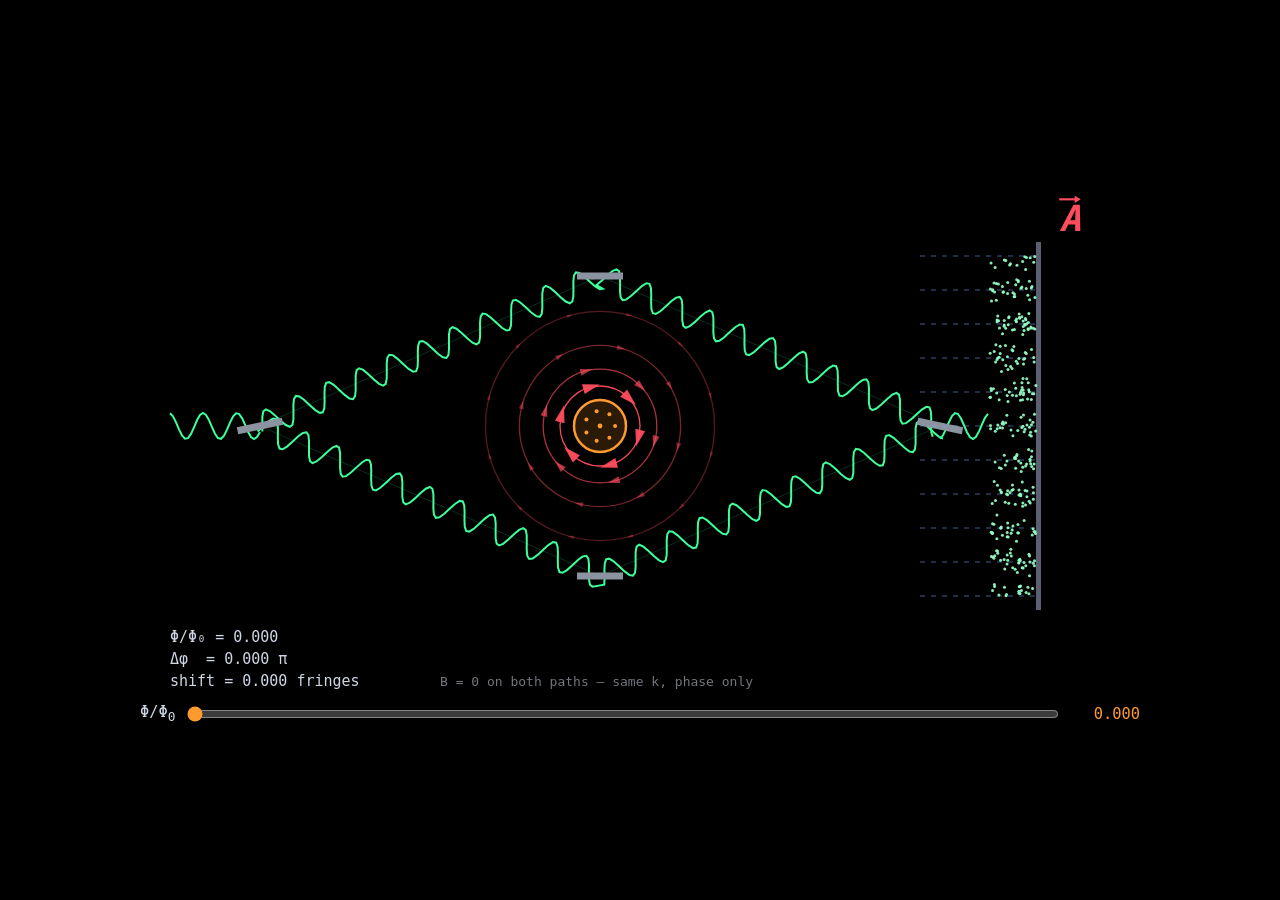
<file: talk/quarto/test.html>
<!doctype html>
<html lang="en">
<head>
<meta charset="utf-8">
<meta name="viewport" content="width=device-width,initial-scale=1">
<title>Aharonov–Bohm — test</title>
<style>
  html,body { margin:0; padding:0; background:#000; color:#cfd6e4; }
  body { display:flex; align-items:center; justify-content:center; min-height:100vh; }
  #wrap { width:min(1000px, 94vw); font-size:28px; }
</style>
</head>
<body>
<div id="wrap">
<!-- BEGIN FRAGMENT (paste this block into the Quarto slide) -->
<div id="ab-root" style="width:100%;max-width:1000px;margin:0 auto;font-family:ui-monospace,Menlo,Consolas,monospace;">
  <canvas id="ab-canvas" style="display:block;width:100%;background:#000;border-radius:6px;"></canvas>
  <div id="ab-ctl" style="display:flex;align-items:center;gap:0.6em;margin-top:0.5em;color:#cfd6e4;font-size:0.55em;">
    <span style="white-space:nowrap;">&Phi;/&Phi;<sub>0</sub></span>
    <input id="ab-phi" type="range" min="0" max="3" step="0.005" value="0"
           style="flex:1 1 auto;accent-color:#ff9a2e;cursor:pointer;">
    <span id="ab-phi-val" style="min-width:4.5em;text-align:right;color:#ff9a2e;">0.000</span>
  </div>
</div>
<script>
(function () {
  'use strict';

  /* =====================================================================
     PHYSICS CONTRACT — do not "fix" these by eye. Visual tuning happens in
     CFG only; the four statements below are the content of the animation.

     (1) SAME WAVENUMBER IN BOTH ARMS.  B = 0 and E = 0 everywhere the
         electrons actually travel, so no force acts, momentum is unchanged
         and the de Broglie wavelength is IDENTICAL in the two arms.  Both
         arms are drawn with the one constant CFG.lambda / K below.  The
         upper arm must never look "tighter" than the lower one: that would
         depict an energy exchange that does not happen, and it is the most
         common way to get this figure wrong.  The only difference between
         the arms is a PHASE.

     (2) deltaPhi = 2*pi * Phi/Phi_0.  For display it is split symmetrically
         (symmetric gauge): the upper arm accumulates +deltaPhi/2 and the
         lower -deltaPhi/2, ramped linearly with arc length along the path.
         Only the value at recombination is gauge invariant / observable;
         the ramp is a gauge-dependent bookkeeping device, not a change of
         momentum -- which is exactly why K is still shared (see (1)).

     (3) VECTOR POTENTIAL.  Outside the solenoid A is purely azimuthal with
         |A| proportional to 1/r, and curl A = B = 0 there.  Arrowhead size
         and field-line opacity therefore scale as 1/r: that decay IS the
         visual claim that A is nonzero where B vanishes.

     (4) SCREEN INTENSITY.  I(y) = cos^2( pi*(y - yc)/S + deltaPhi/2 ).
         Maxima sit at y = yc + S*(m - Phi/Phi_0), so raising Phi by one
         flux quantum translates the pattern by exactly one fringe spacing.
         RIGID TRANSLATION: the envelope never changes shape or amplitude.
     ===================================================================== */

  var CFG = {
    // ---- virtual design space; every coordinate below lives in these units
    VW: 1000,            // design width  (canvas is scaled to fit its box)
    VH: 520,             // design height

    // ---- interferometer geometry -------------------------------------
    xSplit: 120,         // x of the beam splitter
    xMirror: 460,        // x of both mirrors (and of the solenoid)
    xRecomb: 800,        // x of the recombination splitter
    yAxis: 250,          // optical axis (y of splitter / recombiner)
    armSep: 150,         // vertical offset of each mirror from the axis
    xSource: 30,         // where the input beam starts
    opticLen: 46,        // length of the grey 45 deg optic rectangles
    opticThick: 7,       // thickness of the same

    // ---- the waves ----------------------------------------------------
    lambda: 34,          // DISPLAY wavelength, in design units. ONE value:
                         // both arms use it. See physics note (1).
    amp: 13,             // transverse amplitude of the drawn sine
    ds: 3,               // arc-length sampling step when stroking a wave
    waveSpeed: 0.5,      // wavelengths per second the crests travel (visual
                         // only; unrelated to the electron's real velocity).
                         // SAMPLING GUARD: the phase advance per frame is
                         // omega*16.7 ms and must stay well below pi, so keep
                         // waveSpeed under roughly 15 wavelengths/second.
                         // Above that the wave aliases -- it looks frantic and
                         // its apparent direction of travel is meaningless --
                         // no matter how reasonable the number looks here.
    waveDir: +1,         // +1: crests travel splitter -> screen. -1 reverses.

    // ---- solenoid ------------------------------------------------------
    solR: 26,            // solenoid radius
    solDots: 7,          // flux-out-of-plane dots inside it

    // ---- vector potential field lines ---------------------------------
    aR0: 40,             // radius of the innermost A circle
    aGrow: 1.42,         // ratio between successive A circle radii
    aRmax: 150,          // largest A circle
    aRefR: 40,           // reference radius for the 1/r scaling
    aArrow: 11,          // arrowhead length at r = aRefR (scales as 1/r)
    aOpacity: 0.95,      // opacity at r = aRefR (scales as 1/r)
    aLabelX: 930,        // "A" label, top-right corner (= VW - 70)
    aLabelY: 55,         // baseline of the glyph; the arrow sits above it
    aLabelSize: 36,      // glyph size in px; the arrow scales with it

    // ---- detection screen ---------------------------------------------
    xScreen: 850,        // left edge of the accumulation band
    screenW: 46,         // width of the band the dots scatter across
    screenHalf: 170,     // half-height of the illuminated region
    fringeS: 34,         // fringe spacing S in eq. (4)
    maxDots: 2600,       // ring buffer size; oldest dots are recycled
    dotsPerFrame: 5,     // accumulation rate
    dotR: 1.5,           // dot radius
    cdfBins: 512,        // resolution of the precomputed inverse CDF

    // ---- colours -------------------------------------------------------
    cBeam: '#3dff9b',    // electron wave
    cGuide: 'rgba(60,255,155,0.18)', // faint path guide under the wave
    cOptic: '#8c93a0',   // splitters and mirrors
    cSol: '#ff9a2e',     // solenoid rim
    cSolFill: '#2a1a06', // solenoid interior
    cA: '#ff4d5e',       // vector potential
    cDot: 'rgba(150,255,200,0.92)', // screen dots
    cRef: 'rgba(120,170,255,0.55)', // dashed Phi = 0 reference maxima
    cText: '#cfd6e4',
    cPlate: '#5a6070'    // the screen plate itself
  };

  try {
    var root = document.getElementById('ab-root');
    var cv = document.getElementById('ab-canvas');
    var slider = document.getElementById('ab-phi');
    var readout = document.getElementById('ab-phi-val');
    if (!cv || !cv.getContext) return;              // fail silently
    var ctx = cv.getContext('2d');
    if (!ctx) return;

    var TAU = Math.PI * 2;
    var K = TAU / CFG.lambda;        // the ONE wavenumber -- physics note (1)
    // ONE angular frequency, in rad per millisecond, shared by the input beam,
    // both arms and the output beam.  Drawing time is ELAPSED ms (see loop()),
    // never the raw rAF timestamp.
    var OMEGA = TAU * CFG.waveSpeed / 1000;
    var phiRatio = 0;                // Phi / Phi_0
    var dPhi = 0;                    // deltaPhi = 2*pi*Phi/Phi_0
    var cssW = 0, dpr = 1, scale = 1;

    /* ---------- arm paths: splitter -> mirror -> recombiner ----------- */
    function makeArm(sign) {          // sign = -1 upper (smaller y), +1 lower
      var pts = [
        { x: CFG.xSplit,  y: CFG.yAxis },
        { x: CFG.xMirror, y: CFG.yAxis + sign * CFG.armSep },
        { x: CFG.xRecomb, y: CFG.yAxis }
      ];
      var cum = [0], total = 0, i;
      for (i = 1; i < pts.length; i++) {
        total += Math.hypot(pts[i].x - pts[i - 1].x, pts[i].y - pts[i - 1].y);
        cum.push(total);
      }
      return { pts: pts, cum: cum, len: total, sign: sign };
    }
    var armUp = makeArm(-1), armDn = makeArm(1);

    function atArc(arm, s) {          // point + unit normal at arc length s
      var i = 1;
      while (i < arm.cum.length - 1 && s > arm.cum[i]) i++;
      var a = arm.pts[i - 1], b = arm.pts[i];
      var segL = arm.cum[i] - arm.cum[i - 1];
      var t = segL > 0 ? (s - arm.cum[i - 1]) / segL : 0;
      var dx = (b.x - a.x) / segL, dy = (b.y - a.y) / segL;
      return { x: a.x + (b.x - a.x) * t, y: a.y + (b.y - a.y) * t, nx: -dy, ny: dx };
    }

    /* ---------- inverse CDF of I(y), recomputed only when Phi moves ---- */
    var cdf = new Float64Array(CFG.cdfBins + 1);
    var y0 = CFG.yAxis - CFG.screenHalf, y1 = CFG.yAxis + CFG.screenHalf;

    function intensity(y) {           // physics note (4)
      var c = Math.cos(Math.PI * (y - CFG.yAxis) / CFG.fringeS + dPhi / 2);
      return c * c;
    }
    function buildCDF() {
      var acc = 0, i, y;
      cdf[0] = 0;
      for (i = 1; i <= CFG.cdfBins; i++) {
        y = y0 + (y1 - y0) * (i - 0.5) / CFG.cdfBins;
        acc += intensity(y);
        cdf[i] = acc;
      }
      for (i = 1; i <= CFG.cdfBins; i++) cdf[i] /= acc;
    }
    function sampleY() {              // inverse-CDF sampling, binary search
      var u = Math.random(), lo = 0, hi = CFG.cdfBins, mid;
      while (lo < hi) { mid = (lo + hi) >> 1; if (cdf[mid] < u) lo = mid + 1; else hi = mid; }
      return y0 + (y1 - y0) * (lo - Math.random()) / CFG.cdfBins;
    }

    /* ---------- dot ring buffer --------------------------------------- */
    var dx_ = new Float32Array(CFG.maxDots), dy_ = new Float32Array(CFG.maxDots);
    var dotN = 0, dotHead = 0;
    function addDot() {
      dx_[dotHead] = CFG.xScreen + Math.random() * CFG.screenW;
      dy_[dotHead] = sampleY();
      dotHead = (dotHead + 1) % CFG.maxDots;
      if (dotN < CFG.maxDots) dotN++;
    }
    function resetDots() { dotN = 0; dotHead = 0; }

    /* ---------- optic orientation, derived from the geometry -----------
       A reflecting surface must bisect the incoming and outgoing rays:
       reflection about a surface at angle th maps direction al -> 2*th - al,
       so th = (al_in + al_out)/2.  The arms leave the axis at the arm tilt,
       NOT at 45 degrees, so nothing here may be hardcoded -- change armSep or
       any of the x positions and the optics stay aligned.  (Canvas y grows
       downward; the two rhombus-vertex mirrors come out horizontal.)         */
    var tiltIn = Math.atan2(CFG.armSep, CFG.xMirror - CFG.xSplit);   // splitter side
    var tiltOut = Math.atan2(CFG.armSep, CFG.xRecomb - CFG.xMirror); // recombiner side
    var thSplit = (0 + -tiltIn) / 2;      // in 0, out -tiltIn  (upper arm)
    var thMirror = 0;                     // in -tilt, out +tilt -> horizontal
    var thRecomb = (tiltOut + 0) / 2;     // in +tiltOut, out 0

    /* ================= drawing ======================================== */
    function optic(x, y, th) {        // grey bar, surface at angle th
      ctx.save();
      ctx.translate(x, y);
      ctx.rotate(th);
      ctx.fillStyle = CFG.cOptic;
      ctx.fillRect(-CFG.opticLen / 2, -CFG.opticThick / 2, CFG.opticLen, CFG.opticThick);
      ctx.restore();
    }

    function drawArm(arm, t) {
      var s, p, ph, off;
      ctx.strokeStyle = CFG.cGuide;
      ctx.lineWidth = 1;
      ctx.beginPath();
      ctx.moveTo(arm.pts[0].x, arm.pts[0].y);
      for (var i = 1; i < arm.pts.length; i++) ctx.lineTo(arm.pts[i].x, arm.pts[i].y);
      ctx.stroke();

      ctx.strokeStyle = CFG.cBeam;
      ctx.lineWidth = 2;
      ctx.beginPath();
      for (s = 0; s <= arm.len; s += CFG.ds) {
        p = atArc(arm, s);
        // gauge phase ramps linearly with arc length to +/- dPhi/2 -- note (2)
        ph = arm.sign < 0 ? +dPhi / 2 * (s / arm.len) : -dPhi / 2 * (s / arm.len);
        // SAME K and SAME OMEGA for both arms -- note (1)
        off = CFG.amp * Math.sin(K * s - CFG.waveDir * OMEGA * t + ph);
        if (s === 0) ctx.moveTo(p.x + p.nx * off, p.y + p.ny * off);
        else ctx.lineTo(p.x + p.nx * off, p.y + p.ny * off);
      }
      ctx.stroke();
    }

    function drawInputAndOutput(t) {
      var s, off, x;
      var lin = CFG.xSplit - CFG.xSource;   // input run-up length
      // Input beam: same K, same OMEGA, same waveDir.  Its arc length is
      // measured so that it reaches phase 0 exactly at the splitter, which is
      // where the arms start from 0 -- otherwise there is a kink at s = 0.
      ctx.strokeStyle = CFG.cBeam; ctx.lineWidth = 2;
      ctx.beginPath();
      for (s = 0; s <= lin; s += CFG.ds) {
        off = CFG.amp * Math.sin(K * (s - lin) - CFG.waveDir * OMEGA * t);
        x = CFG.xSource + s;
        if (s === 0) ctx.moveTo(x, CFG.yAxis + off); else ctx.lineTo(x, CFG.yAxis + off);
      }
      ctx.stroke();

      // Recombined axial ray: amplitude ~ |cos(deltaPhi/2)|, the on-axis value
      // of eq. (4).  Same K, OMEGA and waveDir -- interference, not a frequency
      // shift.  Its arc length continues from armUp.len, and the two arms'
      // gauge ramps are +/-dPhi/2 there, so the mean phase is continuous.
      var a = CFG.amp * Math.abs(Math.cos(dPhi / 2));
      ctx.beginPath();
      for (s = 0; s <= CFG.xScreen - CFG.xRecomb; s += CFG.ds) {
        off = a * Math.sin(K * (armUp.len + s) - CFG.waveDir * OMEGA * t);
        x = CFG.xRecomb + s;
        if (s === 0) ctx.moveTo(x, CFG.yAxis + off); else ctx.lineTo(x, CFG.yAxis + off);
      }
      ctx.stroke();
    }

    function drawSolenoid() {
      var cx = CFG.xMirror, cy = CFG.yAxis, i, ang, r;
      ctx.fillStyle = CFG.cSolFill;
      ctx.beginPath(); ctx.arc(cx, cy, CFG.solR, 0, TAU); ctx.fill();
      ctx.strokeStyle = CFG.cSol; ctx.lineWidth = 2.5; ctx.stroke();
      ctx.fillStyle = CFG.cSol;                       // flux out of the plane
      ctx.beginPath(); ctx.arc(cx, cy, 2.4, 0, TAU); ctx.fill();
      for (i = 0; i < CFG.solDots; i++) {
        ang = TAU * i / CFG.solDots;
        r = CFG.solR * 0.58;
        ctx.beginPath();
        ctx.arc(cx + r * Math.cos(ang), cy + r * Math.sin(ang), 2.0, 0, TAU);
        ctx.fill();
      }
    }

    function drawA() {
      var cx = CFG.xMirror, cy = CFG.yAxis, r, n, i, ang, op, len;
      for (r = CFG.aR0; r <= CFG.aRmax; r *= CFG.aGrow) {
        op = Math.min(1, CFG.aOpacity * CFG.aRefR / r);   // |A| ~ 1/r, note (3)
        len = CFG.aArrow * CFG.aRefR / r;
        ctx.strokeStyle = 'rgba(255,77,94,' + op.toFixed(3) + ')';
        ctx.lineWidth = 1.3;
        ctx.beginPath(); ctx.arc(cx, cy, r, 0, TAU); ctx.stroke();

        n = Math.max(6, Math.round(TAU * r / 62));
        ctx.fillStyle = 'rgba(255,77,94,' + op.toFixed(3) + ')';
        for (i = 0; i < n; i++) {
          ang = TAU * i / n + 0.25;
          var px = cx + r * Math.cos(ang), py = cy + r * Math.sin(ang);
          var tx = -Math.sin(ang), ty = Math.cos(ang);      // azimuthal
          ctx.save();
          ctx.translate(px, py);
          ctx.rotate(Math.atan2(ty, tx));
          ctx.beginPath();
          ctx.moveTo(len, 0); ctx.lineTo(-len * 0.55, len * 0.45);
          ctx.lineTo(-len * 0.55, -len * 0.45); ctx.closePath(); ctx.fill();
          ctx.restore();
        }
      }
    }

    // Vector-potential label: italic A with an arrow over it.  Full opacity --
    // the circles are attenuated by 1/r, the label is not.  Drawn from frame()
    // after everything else so it can never end up under a beam.
    function drawALabel() {
      var x = CFG.aLabelX, y = CFG.aLabelY, sz = CFG.aLabelSize;
      ctx.fillStyle = CFG.cA;
      ctx.strokeStyle = CFG.cA;
      ctx.font = 'italic bold ' + sz + 'px ui-monospace,monospace';
      ctx.textAlign = 'center'; ctx.textBaseline = 'alphabetic';
      ctx.fillText('A', x, y);

      var w = ctx.measureText('A').width;        // arrow spans the glyph
      var ay = y - sz * 0.88, x0 = x - w / 2, x1 = x + w / 2;
      var h = sz * 0.17;                         // arrowhead size
      ctx.lineWidth = Math.max(1.5, sz * 0.06);
      ctx.beginPath(); ctx.moveTo(x0, ay); ctx.lineTo(x1 - h * 0.6, ay); ctx.stroke();
      ctx.beginPath();
      ctx.moveTo(x1, ay);
      ctx.lineTo(x1 - h, ay - h * 0.6);
      ctx.lineTo(x1 - h, ay + h * 0.6);
      ctx.closePath(); ctx.fill();
    }

    function drawScreen() {
      var i, m, y;
      ctx.fillStyle = CFG.cPlate;
      ctx.fillRect(CFG.xScreen + CFG.screenW, CFG.yAxis - CFG.screenHalf - 14, 5,
                   2 * CFG.screenHalf + 28);
      // dashed reference lines: maxima of the Phi = 0 pattern
      ctx.strokeStyle = CFG.cRef; ctx.lineWidth = 1;
      ctx.setLineDash([5, 6]);
      for (m = -Math.floor(CFG.screenHalf / CFG.fringeS); m <= Math.floor(CFG.screenHalf / CFG.fringeS); m++) {
        y = CFG.yAxis + m * CFG.fringeS;
        ctx.beginPath();
        ctx.moveTo(CFG.xRecomb - 20, y); ctx.lineTo(CFG.xScreen + CFG.screenW, y);
        ctx.stroke();
      }
      ctx.setLineDash([]);
      ctx.fillStyle = CFG.cDot;
      for (i = 0; i < dotN; i++) {
        ctx.beginPath(); ctx.arc(dx_[i], dy_[i], CFG.dotR, 0, TAU); ctx.fill();
      }
    }

    function drawText() {
      ctx.fillStyle = CFG.cText;
      ctx.font = '15px ui-monospace,monospace';
      ctx.textAlign = 'left'; ctx.textBaseline = 'alphabetic';
      ctx.fillText('Φ/Φ₀ = ' + phiRatio.toFixed(3), 30, CFG.VH - 54);
      ctx.fillText('Δφ  = ' + (dPhi / Math.PI).toFixed(3) + ' π', 30, CFG.VH - 32);
      ctx.fillText('shift = ' + phiRatio.toFixed(3) + ' fringe' + (Math.abs(phiRatio - 1) < 5e-4 ? '' : 's'),
                   30, CFG.VH - 10);
      ctx.fillStyle = 'rgba(207,214,228,0.55)';
      ctx.font = '13px ui-monospace,monospace';
      ctx.fillText('B = 0 on both paths — same k, phase only', 300, CFG.VH - 10);
    }

    function frame(t) {
      ctx.setTransform(scale, 0, 0, scale, 0, 0);
      ctx.clearRect(0, 0, CFG.VW, CFG.VH);
      ctx.fillStyle = '#000';
      ctx.fillRect(0, 0, CFG.VW, CFG.VH);

      drawA();
      drawSolenoid();
      drawArm(armUp, t);
      drawArm(armDn, t);
      drawInputAndOutput(t);
      optic(CFG.xSplit, CFG.yAxis, thSplit);
      optic(CFG.xMirror, CFG.yAxis - CFG.armSep, thMirror);
      optic(CFG.xMirror, CFG.yAxis + CFG.armSep, thMirror);
      optic(CFG.xRecomb, CFG.yAxis, thRecomb);
      drawScreen();
      drawALabel();                   // last: the label can never be occluded
      drawText();
    }

    /* ---------- sizing (reveal.js scales slides with a CSS transform, so
       the backing store must follow clientWidth, not hardcoded pixels) --- */
    function resize() {
      var w = cv.clientWidth || root.clientWidth || CFG.VW;
      var d = window.devicePixelRatio || 1;
      if (w === cssW && d === dpr) return;
      cssW = w; dpr = d;
      cv.style.height = (w * CFG.VH / CFG.VW) + 'px';
      cv.width = Math.max(1, Math.round(w * d));
      cv.height = Math.max(1, Math.round(w * CFG.VH / CFG.VW * d));
      scale = cv.width / CFG.VW;
    }
    window.addEventListener('resize', resize);

    /* ---------- animation loop, paused when off screen ----------------- */
    var running = false, rafId = 0, t0 = -1;
    function loop(ts) {
      if (!running) return;
      if (t0 < 0) t0 = ts;                       // elapsed ms, not the raw
      resize();                                  // rAF timestamp (epoch-sized)
      for (var i = 0; i < CFG.dotsPerFrame; i++) addDot();
      frame(ts - t0);
      rafId = requestAnimationFrame(loop);
    }
    function start() { if (!running) { running = true; rafId = requestAnimationFrame(loop); } }
    function stop() { running = false; if (rafId) cancelAnimationFrame(rafId); rafId = 0; }

    if (window.IntersectionObserver) {
      new IntersectionObserver(function (es) {
        if (es[0].isIntersecting) start(); else stop();
      }, { threshold: 0.01 }).observe(cv);
    } else { start(); }

    /* ---------- slider ------------------------------------------------- */
    function setPhi(v) {
      phiRatio = v;
      dPhi = TAU * v;
      buildCDF();
      resetDots();                 // resample immediately, do not age out
      readout.textContent = v.toFixed(3);
    }
    slider.addEventListener('input', function () { setPhi(parseFloat(slider.value)); });
    // reveal.js: keep arrow keys advancing slides, never the slider
    ['keydown', 'keyup', 'keypress'].forEach(function (ev) {
      slider.addEventListener(ev, function (e) { e.stopPropagation(); });
    });
    slider.addEventListener('mouseup', function () { slider.blur(); });
    slider.addEventListener('touchend', function () { slider.blur(); });
    slider.addEventListener('change', function () { slider.blur(); });

    resize();
    setPhi(0);
    start();
  } catch (e) { /* fail silently: never throw into the slide deck */ }
})();
</script>
<!-- END FRAGMENT -->
</div>
</body>
</html>
</file>
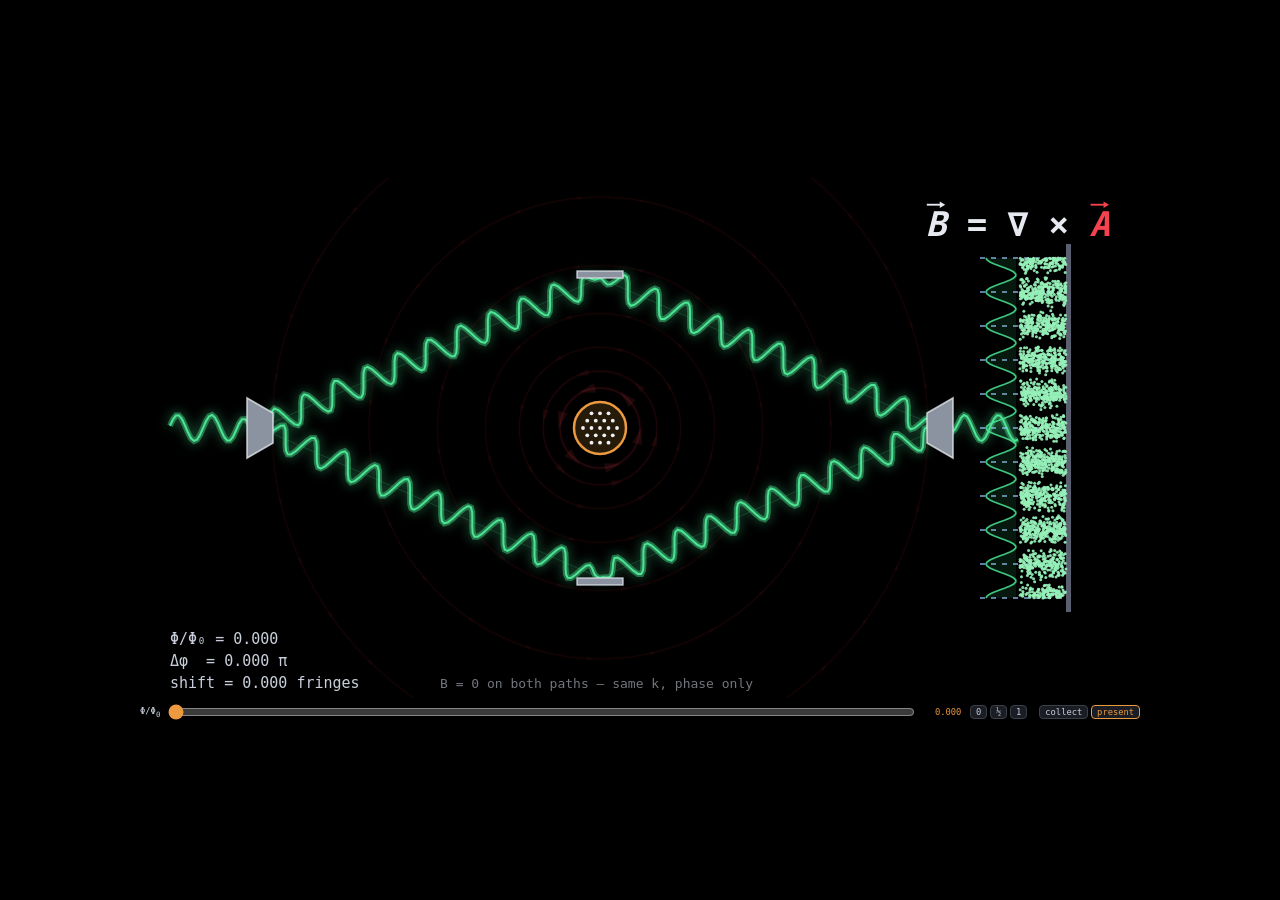
<file: talk/stress-test/assets/ab-animation.html>
<!doctype html>
<html lang="it">
<head>
<meta charset="utf-8">
<meta name="viewport" content="width=device-width,initial-scale=1">
<title>Animazione Canvas 2D</title>
<style>
  html, body { width:100%; height:100%; margin:0; overflow:hidden; background:#000; color:#c9cfda; }
  body { display:flex; align-items:center; justify-content:center; }
</style>
</head>
<body>
<div id="ab-root" style="width:100%;max-width:1000px;margin:0 auto;font-family:ui-monospace,Menlo,Consolas,monospace;">
  <canvas id="ab-canvas" style="display:block;width:100%;background:#000;border-radius:6px;"></canvas>
  <div id="ab-ctl" style="display:flex;align-items:center;gap:0.6em;margin-top:0.5em;color:#cfd6e4;font-size:0.55em;">
    <span style="white-space:nowrap;">&Phi;/&Phi;<sub>0</sub></span>
    <input id="ab-phi" type="range" min="0" max="1" step="0.005" value="0"
           style="flex:1 1 auto;accent-color:#ec9a40;cursor:pointer;">
    <span id="ab-phi-val" style="min-width:4.5em;text-align:right;color:#ec9a40;">0.000</span>
    <span style="display:inline-flex;gap:0.35em;margin-left:0.4em;">
      <button id="ab-p0"  style="font:inherit;color:#c9cfda;background:#1a1d24;border:1px solid #3a3f4a;border-radius:4px;padding:0.1em 0.55em;cursor:pointer;">0</button>
      <button id="ab-p05" style="font:inherit;color:#c9cfda;background:#1a1d24;border:1px solid #3a3f4a;border-radius:4px;padding:0.1em 0.55em;cursor:pointer;">&frac12;</button>
      <button id="ab-p1"  style="font:inherit;color:#c9cfda;background:#1a1d24;border:1px solid #3a3f4a;border-radius:4px;padding:0.1em 0.55em;cursor:pointer;">1</button>
    </span>
    <span style="display:inline-flex;gap:0.35em;margin-left:0.8em;">
      <button id="ab-mode-collect" style="font:inherit;color:#c9cfda;background:#1a1d24;border:1px solid #3a3f4a;border-radius:4px;padding:0.1em 0.55em;cursor:pointer;">collect</button>
      <button id="ab-mode-present" style="font:inherit;color:#c9cfda;background:#1a1d24;border:1px solid #3a3f4a;border-radius:4px;padding:0.1em 0.55em;cursor:pointer;">present</button>
    </span>
  </div>
</div>
<script>
(function () {
  'use strict';

  /* =====================================================================
     PHYSICS CONTRACT — do not "fix" these by eye. Visual tuning happens in
     CFG only; the four statements below are the content of the animation.

     (1) SAME WAVENUMBER IN BOTH ARMS.  B = 0 and E = 0 everywhere the
         electrons actually travel, so no force acts, momentum is unchanged
         and the de Broglie wavelength is IDENTICAL in the two arms.  Both
         arms are drawn with the one constant CFG.lambda / K below.  The
         upper arm must never look "tighter" than the lower one: that would
         depict an energy exchange that does not happen, and it is the most
         common way to get this figure wrong.  The only difference between
         the arms is a PHASE.

     (2) deltaPhi = 2*pi * Phi/Phi_0.  For display it is split symmetrically
         (symmetric gauge): the upper arm accumulates +deltaPhi/2 and the
         lower -deltaPhi/2, ramped linearly with arc length along the path.
         Only the value at recombination is gauge invariant / observable;
         the ramp is a gauge-dependent bookkeeping device, not a change of
         momentum -- which is exactly why K is still shared (see (1)).

     (3) VECTOR POTENTIAL.  Outside the solenoid A is purely azimuthal with
         |A| proportional to 1/r, and curl A = B = 0 there.  Arrowhead size
         and field-line opacity decay as 1/r DOWN TO legibility floors
         (aArrowMin, aOpMin): the decaying trend is the visual claim that
         |A| falls off, the floors keep the outer circles readable.  The
         circles MUST extend past the electron paths (aRmax well above the
         beam-line distance): A being nonzero AT the paths, where B is zero,
         is the entire content of the effect.

     (4) SCREEN INTENSITY.  I(y) = cos^2( pi*(y - yc)/S + deltaPhi/2 ).
         Maxima sit at y = yc + S*(m - Phi/Phi_0), so raising Phi by one
         flux quantum translates the pattern by exactly one fringe spacing.
         RIGID TRANSLATION: the envelope never changes shape or amplitude.
     ===================================================================== */

  var CFG = {
    // ---- virtual design space; every coordinate below lives in these units
    VW: 1000,            // design width  (canvas is scaled to fit its box)
    VH: 520,             // design height

    // ---- interferometer geometry -------------------------------------
    xSplit: 120,         // x of the beam splitter
    xMirror: 460,        // x of both mirrors (and of the solenoid)
    xRecomb: 800,        // x of the recombination splitter
    yAxis: 250,          // optical axis (y of splitter / recombiner)
    armSep: 150,         // vertical offset of each mirror from the axis
    xSource: 30,         // where the input beam starts
    opticLen: 46,        // length of the grey 45 deg optic rectangles
    opticThick: 7,       // thickness of the same

    // ---- the waves ----------------------------------------------------
    lambda: 34,          // DISPLAY wavelength, in design units. ONE value:
                         // both arms use it. See physics note (1).
    amp: 13,             // transverse amplitude of the drawn sine
    ds: 3,               // arc-length sampling step when stroking a wave
    waveSpeed: 0.5,      // wavelengths per second the crests travel (visual
                         // only; unrelated to the electron's real velocity).
                         // SAMPLING GUARD: the phase advance per frame is
                         // omega*16.7 ms and must stay well below pi, so keep
                         // waveSpeed under roughly 15 wavelengths/second.
                         // Above that the wave aliases -- it looks frantic and
                         // its apparent direction of travel is meaningless --
                         // no matter how reasonable the number looks here.
    waveDir: +1,         // +1: crests travel splitter -> screen. -1 reverses.
    pinchLen: 24,        // arc length over which the drawn amplitude fades to
                         // zero on either side of an optic. 0 disables the
                         // pinch entirely. Keep it well under lambda*1.5 or the
                         // beams look like they are being throttled.

    // ---- solenoid ------------------------------------------------------
    solR: 26,            // solenoid radius
    solDotPitch: 8.5,    // lattice pitch of the flux dots inside it
    solDotR: 1.9,        // radius of each flux dot

    // ---- vector potential field lines ---------------------------------
    aR0: 40,             // radius of the innermost A circle
    aGrow: 1.42,         // ratio between successive A circle radii
    aRmax: 340,          // largest A circle.  MUST comfortably exceed the
                         // closest beam-line distance from the solenoid
                         // (~137 for this geometry: armSep and the x's put
                         // the arm segments there), because A reaching the
                         // electron paths IS the Aharonov-Bohm point: the
                         // phase is picked up where A lives and B does not.
                         // 340 also spans the full recombiner distance, as
                         // in the reference frame; outer circles clip off
                         // the top/bottom of the canvas, which is fine.
    aRefR: 40,           // reference radius for the 1/r scaling
    aArrow: 11,          // arrowhead length at r = aRefR (scales as 1/r)
    aArrowMin: 4.5,      // legibility floor on arrowhead length.  The 1/r
                         // claim of physics note (3) is carried by OPACITY,
                         // which keeps decaying; below ~4 units an arrowhead
                         // no longer reads as a direction at all, which is
                         // worse than a slightly-too-big one.
    aOpacity: 0.95,      // opacity at r = aRefR (scales as 1/r)
    aOpMin: 0.45,        // legibility floor on circle/arrow opacity, BEFORE
                         // the slider factor.  Same trade as aArrowMin: the
                         // 1/r trend must stay readable as a trend, but an
                         // invisible outer circle claims "A is zero at the
                         // beams", which is precisely the wrong message.
    aSpin: 0.55,         // arrowhead drift, revolutions/s AT Phi/Phi_0 = 1 and
                         // r = aRefR.  Angular speed scales as phiRatio/r, so
                         // the whole field is frozen at Phi = 0 and inner
                         // circles visibly outrun outer ones -- both are the
                         // point: A "does something" only when flux is on,
                         // and |A| ~ 1/r.  Purely didactic motion, of course:
                         // a static A does not literally circulate.
    aFloor: 0.12,        // opacity multiplier at Phi = 0.  Nonzero so the
                         // geometry of the circles stays readable before the
                         // flux is turned up; the rest scales with phiRatio.

    // ---- look of the beams / optics -----------------------------------
    glowBlur: 12,        // shadowBlur of the halo pass under each beam
    glowAlpha: 0.42,     // opacity of that halo pass
    aGlowBlur: 6,        // shadowBlur of the halo under each A circle.
    aGlowAlpha: 0.3,     // ...and its opacity.  Deliberately LIGHTER than the
                         // beam glow: the circles are background, the beams
                         // are the subject.  Circles only -- the arrowheads
                         // are many small fills and glowing each one costs
                         // frame time for no visible gain.
    prismDepth: 26,      // beam-splitter trapezoid: extent along the axis
    prismHalfW: 30,      // ...half-height of its wide (entry) face
    prismTaper: 0.5,     // narrow face = prismTaper * wide face

    aLabelX: 970,        // RIGHT edge of the "B = nabla x A" formula
    aLabelY: 58,         // baseline of the glyphs; vec arrows sit above
    aLabelSize: 34,      // glyph size in px; the arrows scale with it

    // ---- detection screen ---------------------------------------------
    xScreen: 880,        // left edge of the accumulation band
    screenW: 46,         // width of the band the dots scatter across
    screenHalf: 170,     // half-height of the illuminated region
    fringeS: 34,         // fringe spacing S in eq. (4)
    refLead: 40,         // how far LEFT of the band the dashed reference
                         // maxima start.  Short ticks anchored to the screen:
                         // they are a ruler for the pattern, not part of the
                         // interferometer, so they must not reach back to the
                         // recombiner.
    maxDots: 2600,       // ring buffer size; oldest dots are recycled
    dotsPerFrame: 5,     // accumulation rate
    dotR: 1.5,           // dot radius
    profW: 30,           // horizontal extent of the continuous I(y) profile
                         // drawn just left of the band.  It is eq. (4) read
                         // out directly, so it moves the INSTANT the slider
                         // does; the dots then confirm it one electron at a
                         // time.  Its maxima kiss the dashed reference ticks
                         // at Phi = 0 and Phi = 1 -- that near-touch is the
                         // payoff, keep profW close to refLead minus a small
                         // gap.
    profGap: 4,          // gap between the profile's zero line and the band
    cdfBins: 512,        // resolution of the precomputed inverse CDF

    // ---- colours -------------------------------------------------------
    // Midway palette: livelier than pastel, but clipped short of full neon.
    cBeam: '#4be593',    // electron wave (vivid green, just shy of neon)
    cGuide: 'rgba(75,229,147,0.17)', // faint path guide under the wave
    cOptic: '#8c93a0',   // splitters and mirrors
    cSol: '#ec9a40',     // solenoid rim (warm amber)
    cSolFill: '#261a09', // solenoid interior
    cA: '#f4434e',       // vector potential (vivid red, just shy of neon)
    cARGB: '244,67,78',  // same colour as r,g,b -- for the rgba() strings
    cDot: 'rgba(150,240,185,0.92)', // screen dots
    cRef: 'rgba(155,195,255,0.85)', // dashed Phi = 0 reference maxima
    cText: '#c9cfda',
    cFormula: '#e6e9ef', // the white parts of "B = nabla x A"
    cPlate: '#5a6070'    // the screen plate itself
  };

  try {
    var root = document.getElementById('ab-root');
    var cv = document.getElementById('ab-canvas');
    var slider = document.getElementById('ab-phi');
    var readout = document.getElementById('ab-phi-val');
    if (!cv || !cv.getContext) return;              // fail silently
    var ctx = cv.getContext('2d');
    if (!ctx) return;

    var TAU = Math.PI * 2;
    var K = TAU / CFG.lambda;        // the ONE wavenumber -- physics note (1)
    // ONE angular frequency, in rad per millisecond, shared by the input beam,
    // both arms and the output beam.  Drawing time is ELAPSED ms (see loop()),
    // never the raw rAF timestamp.
    var OMEGA = TAU * CFG.waveSpeed / 1000;
    var phiRatio = 0;                // Phi / Phi_0
    var dPhi = 0;                    // deltaPhi = 2*pi*Phi/Phi_0
    var cssW = 0, dpr = 1, scale = 1;

    /* ---------- arm paths: splitter -> mirror -> recombiner ----------- */
    function makeArm(sign) {          // sign = -1 upper (smaller y), +1 lower
      var pts = [
        { x: CFG.xSplit,  y: CFG.yAxis },
        { x: CFG.xMirror, y: CFG.yAxis + sign * CFG.armSep },
        { x: CFG.xRecomb, y: CFG.yAxis }
      ];
      var cum = [0], total = 0, i;
      for (i = 1; i < pts.length; i++) {
        total += Math.hypot(pts[i].x - pts[i - 1].x, pts[i].y - pts[i - 1].y);
        cum.push(total);
      }
      return { pts: pts, cum: cum, len: total, sign: sign };
    }
    var armUp = makeArm(-1), armDn = makeArm(1);

    function atArc(arm, s) {          // point + unit normal at arc length s
      var i = 1;
      while (i < arm.cum.length - 1 && s > arm.cum[i]) i++;
      var a = arm.pts[i - 1], b = arm.pts[i];
      var segL = arm.cum[i] - arm.cum[i - 1];
      var t = segL > 0 ? (s - arm.cum[i - 1]) / segL : 0;
      var dx = (b.x - a.x) / segL, dy = (b.y - a.y) / segL;
      return { x: a.x + (b.x - a.x) * t, y: a.y + (b.y - a.y) * t, nx: -dy, ny: dx };
    }

    /* ---------- inverse CDF of I(y), recomputed only when Phi moves ---- */
    var cdf = new Float64Array(CFG.cdfBins + 1);
    var y0 = CFG.yAxis - CFG.screenHalf, y1 = CFG.yAxis + CFG.screenHalf;

    function intensity(y) {           // physics note (4)
      var c = Math.cos(Math.PI * (y - CFG.yAxis) / CFG.fringeS + dPhi / 2);
      return c * c;
    }
    function buildCDF() {
      var acc = 0, i, y;
      cdf[0] = 0;
      for (i = 1; i <= CFG.cdfBins; i++) {
        y = y0 + (y1 - y0) * (i - 0.5) / CFG.cdfBins;
        acc += intensity(y);
        cdf[i] = acc;
      }
      for (i = 1; i <= CFG.cdfBins; i++) cdf[i] /= acc;
    }
    function sampleY() {              // inverse-CDF sampling, binary search
      var u = Math.random(), lo = 0, hi = CFG.cdfBins, mid;
      while (lo < hi) { mid = (lo + hi) >> 1; if (cdf[mid] < u) lo = mid + 1; else hi = mid; }
      return y0 + (y1 - y0) * (lo - Math.random()) / CFG.cdfBins;
    }

    /* ---------- dot ring buffer --------------------------------------- */
    var dx_ = new Float32Array(CFG.maxDots), dy_ = new Float32Array(CFG.maxDots);
    var dotN = 0, dotHead = 0;
    function addDot() {
      dx_[dotHead] = CFG.xScreen + Math.random() * CFG.screenW;
      dy_[dotHead] = sampleY();
      dotHead = (dotHead + 1) % CFG.maxDots;
      if (dotN < CFG.maxDots) dotN++;
    }
    function resetDots() { dotN = 0; dotHead = 0; }
    // On a Phi change, RESAMPLE the dots already on screen from the new I(y)
    // instead of wiping them: the pattern morphs instantly at full density,
    // with no dead seconds while the buffer refills.  Statistically honest --
    // each dot is an independent draw from the current distribution either
    // way; we just refuse to forget how many we had.  (Physically the frame
    // is a fiction regardless: the real experiment cannot re-place electrons
    // that already landed.  The alternative fiction -- an empty screen after
    // every nudge of the knob -- costs ~9 s of dead air each time and shows
    // nothing extra.  x positions are kept: they are decorative scatter.)
    function remapDots() { for (var i = 0; i < dotN; i++) dy_[i] = sampleY(); }
    function fillDots() {             // top the buffer up in one go
      for (var i = 0; i < CFG.maxDots; i++) {
        dx_[i] = CFG.xScreen + Math.random() * CFG.screenW;
        dy_[i] = sampleY();
      }
      dotN = CFG.maxDots; dotHead = 0;
    }

    /* ---------- display modes ------------------------------------------
       'present': the pattern is ALWAYS dense.  The buffer is filled on
         entry and remapped in place on every Phi change: slider drags feel
         instantaneous, zero dead air.  The stage default.
       'collect': every Phi change wipes the screen and the pattern rebuilds
         dot by dot at CFG.dotsPerFrame.  This trades ~9 s of waiting for
         the one thing 'present' cannot show: single electrons arriving at
         random, the statistics condensing into fringes before the
         audience's eyes.  Use it when THAT is the point being made.
       Both modes draw from the same I(y); they differ only in what happens
       to dots already on screen when Phi moves.                           */
    var mode = 'present';
    var btnCollect, btnPresent;
    function styleModeButtons() {
      if (!btnCollect || !btnPresent) return;
      var onB = '1px solid #ec9a40', offB = '1px solid #3a3f4a';
      btnCollect.style.border = mode === 'collect' ? onB : offB;
      btnCollect.style.color  = mode === 'collect' ? '#ec9a40' : '#c9cfda';
      btnPresent.style.border = mode === 'present' ? onB : offB;
      btnPresent.style.color  = mode === 'present' ? '#ec9a40' : '#c9cfda';
    }
    function setMode(m) {
      mode = m;
      if (m === 'present') fillDots(); else resetDots();
      styleModeButtons();
    }

    /* ---------- optic orientation, derived from the geometry -----------
       A reflecting surface must bisect the incoming and outgoing rays:
       reflection about a surface at angle th maps direction al -> 2*th - al,
       so th = (al_in + al_out)/2.  The arms leave the axis at the arm tilt,
       NOT at 45 degrees, so nothing here may be hardcoded -- change armSep or
       any of the x positions and the optics stay aligned.  (Canvas y grows
       downward; the two rhombus-vertex mirrors come out horizontal.)         */
    // (Splitter and recombiner are now prisms drawn by drawPrism; only the
    // mirrors still need an orientation, and by the bisection rule -- in
    // -tilt, out +tilt -- they come out horizontal for any armSep.)
    var thMirror = 0;

    /* ---------- beam envelope at the optics -----------------------------
       The drawn sine is pinched to zero wherever a beam meets an optic. Two
       things follow, both of them purely about the picture:
         - the stroke lands ON the reflecting face instead of poking out the
           back of the bar, which is what "the beams go through the mirrors"
           looks like;
         - at a mirror the path normal turns by twice the arm tilt, so a
           finite offset would jump from n_before to n_after in one sample and
           tear the wave open at exactly the vertex. Multiplying by an
           envelope that vanishes there makes the two limits agree at 0, so
           the curve closes up by construction and not by tuning.
       The envelope is a function of arc length ONLY. It is the SAME function
       in both arms, so it cannot smuggle in the arm-dependent wavelength that
       physics note (1) forbids: it scales amplitude, never K.               */
    function pinch(d) {               // 0 at the optic, 1 past CFG.pinchLen
      if (!(CFG.pinchLen > 0)) return 1;
      var u = d / CFG.pinchLen;
      if (u >= 1) return 1;
      if (u <= 0) return 0;
      return u * u * (3 - 2 * u);     // smoothstep: zero slope at both ends
    }
    function armEnv(arm, s) {         // splitter, mirror vertex, recombiner
      return pinch(s) * pinch(Math.abs(s - arm.cum[1])) * pinch(arm.len - s);
    }

    /* ================= drawing ======================================== */
    // face: shift of the bar along its OWN normal. A mirror reflects at its
    // front surface, so the bar is pushed half a thickness off the vertex and
    // the beam corner sits on the metal rather than inside it. Splitters are
    // transmissive and stay centred on the vertex (face omitted = 0).
    function optic(x, y, th, face) {  // grey bar, surface at angle th
      ctx.save();
      ctx.translate(x, y);
      ctx.rotate(th);
      ctx.fillStyle = CFG.cOptic;
      ctx.fillRect(-CFG.opticLen / 2, (face || 0) - CFG.opticThick / 2,
                   CFG.opticLen, CFG.opticThick);
      ctx.strokeStyle = 'rgba(228,232,239,0.78)';
      ctx.lineWidth = 1.4;
      ctx.strokeRect(-CFG.opticLen / 2, (face || 0) - CFG.opticThick / 2,
                     CFG.opticLen, CFG.opticThick);
      ctx.restore();
    }

    // Beam splitters as trapezoid prisms, wide face toward the incoming
    // beam.  dir = +1: wide face on the LEFT (input splitter); dir = -1:
    // mirrored, wide face on the RIGHT (recombiner).  The taper is drawing
    // vocabulary borrowed from optics diagrams, nothing quantitative.
    function drawPrism(x, y, dir) {
      var d = CFG.prismDepth / 2, w = CFG.prismHalfW, nw = w * CFG.prismTaper;
      ctx.beginPath();
      ctx.moveTo(x - dir * d, y - w);
      ctx.lineTo(x + dir * d, y - nw);
      ctx.lineTo(x + dir * d, y + nw);
      ctx.lineTo(x - dir * d, y + w);
      ctx.closePath();
      ctx.fillStyle = CFG.cOptic;
      ctx.fill();
      ctx.strokeStyle = 'rgba(228,232,239,0.78)';
      ctx.lineWidth = 1.6;
      ctx.stroke();
    }

    // Two-pass stroke: a blurred wide halo underneath, then the crisp line.
    // Wrap the wave-path construction in a callback so both passes retrace
    // the identical geometry.
    function glowStroke(build) {
      ctx.save();
      ctx.strokeStyle = CFG.cBeam;
      ctx.globalAlpha = CFG.glowAlpha;
      ctx.lineWidth = 6;
      ctx.shadowColor = CFG.cBeam;
      ctx.shadowBlur = CFG.glowBlur;
      ctx.beginPath(); build(); ctx.stroke();
      ctx.restore();
      ctx.strokeStyle = CFG.cBeam;
      ctx.lineWidth = 2;
      ctx.beginPath(); build(); ctx.stroke();
    }

    function drawArm(arm, t) {
      var s, p, ph, off;
      ctx.strokeStyle = CFG.cGuide;
      ctx.lineWidth = 1;
      ctx.beginPath();
      ctx.moveTo(arm.pts[0].x, arm.pts[0].y);
      for (var i = 1; i < arm.pts.length; i++) ctx.lineTo(arm.pts[i].x, arm.pts[i].y);
      ctx.stroke();

      glowStroke(function () {
        for (s = 0; s <= arm.len; s += CFG.ds) {
          p = atArc(arm, s);
          // gauge phase ramps linearly with arc length to +/- dPhi/2 -- note (2)
          ph = arm.sign < 0 ? +dPhi / 2 * (s / arm.len) : -dPhi / 2 * (s / arm.len);
          // SAME K and SAME OMEGA for both arms -- note (1)
          off = CFG.amp * armEnv(arm, s) * Math.sin(K * s - CFG.waveDir * OMEGA * t + ph);
          if (s === 0) ctx.moveTo(p.x + p.nx * off, p.y + p.ny * off);
          else ctx.lineTo(p.x + p.nx * off, p.y + p.ny * off);
        }
      });
    }

    function drawInputAndOutput(t) {
      var s, off, x;
      var lin = CFG.xSplit - CFG.xSource;   // input run-up length
      // Input beam: same K, same OMEGA, same waveDir.  Its arc length is
      // measured so that it reaches phase 0 exactly at the splitter, which is
      // where the arms start from 0 -- otherwise there is a kink at s = 0.
      glowStroke(function () {
        for (s = 0; s <= lin; s += CFG.ds) {
          off = CFG.amp * pinch(lin - s) * Math.sin(K * (s - lin) - CFG.waveDir * OMEGA * t);
          x = CFG.xSource + s;
          if (s === 0) ctx.moveTo(x, CFG.yAxis + off); else ctx.lineTo(x, CFG.yAxis + off);
        }
      });

      // Recombined axial ray: amplitude ~ |cos(deltaPhi/2)|, the on-axis value
      // of eq. (4).  Same K, OMEGA and waveDir -- interference, not a frequency
      // shift.  Its arc length continues from armUp.len, and the two arms'
      // gauge ramps are +/-dPhi/2 there, so the mean phase is continuous.
      var a = CFG.amp * Math.abs(Math.cos(dPhi / 2));
      glowStroke(function () {
        for (s = 0; s <= CFG.xScreen - CFG.xRecomb; s += CFG.ds) {
          off = a * pinch(s) * Math.sin(K * (armUp.len + s) - CFG.waveDir * OMEGA * t);
          x = CFG.xRecomb + s;
          if (s === 0) ctx.moveTo(x, CFG.yAxis + off); else ctx.lineTo(x, CFG.yAxis + off);
        }
      });
    }

    function drawSolenoid() {
      // A hex lattice of white dots: flux out of the plane, one dot per
      // "field line".  The lattice never changes with Phi -- the flux knob
      // is expressed by A (drawA) and by the fringes, not by adding dots.
      var cx = CFG.xMirror, cy = CFG.yAxis, row, col, x, y, rr;
      ctx.fillStyle = CFG.cSolFill;
      ctx.beginPath(); ctx.arc(cx, cy, CFG.solR, 0, TAU); ctx.fill();
      ctx.strokeStyle = CFG.cSol; ctx.lineWidth = 2.5; ctx.stroke();

      var pitch = CFG.solDotPitch, rows = Math.floor(CFG.solR / (pitch * 0.866));
      ctx.fillStyle = '#eef0f4';
      for (row = -rows; row <= rows; row++) {
        y = cy + row * pitch * 0.866;
        for (col = -rows - 1; col <= rows + 1; col++) {
          x = cx + (col + (row & 1 ? 0.5 : 0)) * pitch;
          rr = Math.hypot(x - cx, y - cy);
          if (rr <= CFG.solR - CFG.solDotR - 2.5) {
            ctx.beginPath(); ctx.arc(x, y, CFG.solDotR, 0, TAU); ctx.fill();
          }
        }
      }
    }

    function drawA(t) {
      var cx = CFG.xMirror, cy = CFG.yAxis, r, n, i, ang, op, len, spin;
      // Everything about the flux enters through phiRatio: brightness ramps
      // from aFloor to 1, and the arrowheads drift along their circles at a
      // rate ~ phiRatio/r.  Slider at 0: faint, frozen geometry.  Slider at
      // 1: full A, circulating.  The drift is a didactic cue, not physics --
      // see the note on CFG.aSpin.
      var lit = CFG.aFloor + (1 - CFG.aFloor) * phiRatio;
      for (r = CFG.aR0; r <= CFG.aRmax; r *= CFG.aGrow) {
        op = Math.max(CFG.aOpMin, Math.min(1, CFG.aOpacity * CFG.aRefR / r)) * lit;
        len = Math.max(CFG.aArrowMin, CFG.aArrow * CFG.aRefR / r);
        spin = TAU * CFG.aSpin * phiRatio * (CFG.aRefR / r) * t / 1000;
        ctx.strokeStyle = 'rgba(' + CFG.cARGB + ',' + op.toFixed(3) + ')';
        // light halo pass under the circle, then the crisp stroke
        ctx.save();
        ctx.globalAlpha = CFG.aGlowAlpha;
        ctx.lineWidth = 3.2;
        ctx.shadowColor = CFG.cA;
        ctx.shadowBlur = CFG.aGlowBlur;
        ctx.beginPath(); ctx.arc(cx, cy, r, 0, TAU); ctx.stroke();
        ctx.restore();
        ctx.lineWidth = 1.3;
        ctx.beginPath(); ctx.arc(cx, cy, r, 0, TAU); ctx.stroke();

        n = Math.max(6, Math.round(TAU * r / 62));
        ctx.fillStyle = 'rgba(' + CFG.cARGB + ',' + op.toFixed(3) + ')';
        for (i = 0; i < n; i++) {
          // SENSE OF CIRCULATION: the lattice dots declare B out of the
          // page, so the right-hand rule fixes A counterclockwise ON SCREEN.
          // This is not a style choice -- it is forced by the dots.  Canvas y
          // grows DOWNWARD, so screen-counterclockwise means the canvas angle
          // must DECREASE (hence "- spin") and the tangent is (sin, -cos),
          // the negative of the usual (-sin, cos).
          ang = TAU * i / n + 0.25 - spin;
          var px = cx + r * Math.cos(ang), py = cy + r * Math.sin(ang);
          var tx = Math.sin(ang), ty = -Math.cos(ang);     // ccw on screen
          ctx.save();
          ctx.translate(px, py);
          ctx.rotate(Math.atan2(ty, tx));
          ctx.beginPath();
          ctx.moveTo(len, 0); ctx.lineTo(-len * 0.55, len * 0.45);
          ctx.lineTo(-len * 0.55, -len * 0.45); ctx.closePath(); ctx.fill();
          ctx.restore();
        }
      }
    }

    // "B = nabla x A" label, top right, as in the reference frame: everything
    // white except A, which wears the colour of its field lines.  The vector
    // arrows over B and A are drawn by hand -- combining-arrow glyphs render
    // too unevenly across platforms to trust in a talk.  Full opacity: the
    // circles are attenuated by 1/r and by the slider, the label is not.
    // Drawn from frame() after everything else so it can never be occluded.
    function vecArrow(x, y, w, h) {   // small right arrow centred on (x, y)
      ctx.lineWidth = Math.max(1.5, h * 0.34);
      ctx.beginPath(); ctx.moveTo(x - w / 2, y); ctx.lineTo(x + w / 2 - h * 0.6, y); ctx.stroke();
      ctx.beginPath();
      ctx.moveTo(x + w / 2, y);
      ctx.lineTo(x + w / 2 - h, y - h * 0.6);
      ctx.lineTo(x + w / 2 - h, y + h * 0.6);
      ctx.closePath(); ctx.fill();
    }
    function drawALabel() {
      var y = CFG.aLabelY, sz = CFG.aLabelSize, x = CFG.aLabelX, w, i;
      ctx.textAlign = 'left'; ctx.textBaseline = 'alphabetic';
      var parts = [                      // glyph, colour, italic?, vec arrow?
        ['B', CFG.cFormula, true,  true ],
        [' = ', CFG.cFormula, false, false],
        ['\u2207', CFG.cFormula, false, false],
        [' \u00d7 ', CFG.cFormula, false, false],
        ['A', CFG.cA, true,  true ]
      ];
      // lay out right-aligned: measure total, then walk left to right
      var widths = [], total = 0;
      for (i = 0; i < parts.length; i++) {
        ctx.font = (parts[i][2] ? 'italic ' : '') + 'bold ' + sz + 'px ui-monospace,monospace';
        w = ctx.measureText(parts[i][0]).width;
        widths.push(w); total += w;
      }
      x = CFG.aLabelX - total;           // aLabelX is now the RIGHT edge
      for (i = 0; i < parts.length; i++) {
        ctx.font = (parts[i][2] ? 'italic ' : '') + 'bold ' + sz + 'px ui-monospace,monospace';
        ctx.fillStyle = parts[i][1]; ctx.strokeStyle = parts[i][1];
        ctx.fillText(parts[i][0], x, y);
        if (parts[i][3]) vecArrow(x + widths[i] / 2, y - sz * 0.92, widths[i] * 0.9, sz * 0.16);
        x += widths[i];
      }
    }

    function drawScreen() {
      var i, m, y;
      ctx.fillStyle = CFG.cPlate;
      ctx.fillRect(CFG.xScreen + CFG.screenW, CFG.yAxis - CFG.screenHalf - 14, 5,
                   2 * CFG.screenHalf + 28);
      // dashed reference lines: maxima of the Phi = 0 pattern
      ctx.strokeStyle = CFG.cRef; ctx.lineWidth = 1.6;
      ctx.setLineDash([5, 6]);
      for (m = -Math.floor(CFG.screenHalf / CFG.fringeS); m <= Math.floor(CFG.screenHalf / CFG.fringeS); m++) {
        y = CFG.yAxis + m * CFG.fringeS;
        ctx.beginPath();
        ctx.moveTo(CFG.xScreen - CFG.refLead, y); ctx.lineTo(CFG.xScreen + CFG.screenW, y);
        ctx.stroke();
      }
      ctx.setLineDash([]);

      // continuous I(y): the theory curve the dots are sampling.  Baseline at
      // xScreen - profGap, bulging LEFT by profW * I(y).  Faint fill + line.
      var xb = CFG.xScreen - CFG.profGap, yy;
      ctx.beginPath();
      ctx.moveTo(xb, y0);
      for (yy = y0; yy <= y1; yy += 2) ctx.lineTo(xb - CFG.profW * intensity(yy), yy);
      ctx.lineTo(xb, y1);
      ctx.closePath();
      ctx.fillStyle = 'rgba(75,229,147,0.10)';
      ctx.fill();
      ctx.beginPath();
      for (yy = y0; yy <= y1; yy += 2) {
        var xc = xb - CFG.profW * intensity(yy);
        if (yy === y0) ctx.moveTo(xc, yy); else ctx.lineTo(xc, yy);
      }
      ctx.strokeStyle = 'rgba(75,229,147,0.85)';
      ctx.lineWidth = 1.8;
      ctx.stroke();

      ctx.fillStyle = CFG.cDot;
      for (i = 0; i < dotN; i++) {
        ctx.beginPath(); ctx.arc(dx_[i], dy_[i], CFG.dotR, 0, TAU); ctx.fill();
      }
    }

    function drawText() {
      ctx.fillStyle = CFG.cText;
      ctx.font = '15px ui-monospace,monospace';
      ctx.textAlign = 'left'; ctx.textBaseline = 'alphabetic';
      ctx.fillText('Φ/Φ₀ = ' + phiRatio.toFixed(3), 30, CFG.VH - 54);
      ctx.fillText('Δφ  = ' + (dPhi / Math.PI).toFixed(3) + ' π', 30, CFG.VH - 32);
      ctx.fillText('shift = ' + phiRatio.toFixed(3) + ' fringe' + (Math.abs(phiRatio - 1) < 5e-4 ? '' : 's'),
                   30, CFG.VH - 10);
      ctx.fillStyle = 'rgba(207,214,228,0.55)';
      ctx.font = '13px ui-monospace,monospace';
      ctx.fillText('B = 0 on both paths — same k, phase only', 300, CFG.VH - 10);
    }

    function frame(t) {
      ctx.setTransform(scale, 0, 0, scale, 0, 0);
      ctx.clearRect(0, 0, CFG.VW, CFG.VH);
      ctx.fillStyle = '#000';
      ctx.fillRect(0, 0, CFG.VW, CFG.VH);

      drawA(t);
      drawSolenoid();
      drawArm(armUp, t);
      drawArm(armDn, t);
      drawInputAndOutput(t);
      drawPrism(CFG.xSplit, CFG.yAxis, +1);
      optic(CFG.xMirror, CFG.yAxis - CFG.armSep, thMirror, -CFG.opticThick / 2);
      optic(CFG.xMirror, CFG.yAxis + CFG.armSep, thMirror, +CFG.opticThick / 2);
      drawPrism(CFG.xRecomb, CFG.yAxis, -1);
      drawScreen();
      drawALabel();                   // last: the label can never be occluded
      drawText();
    }

    /* ---------- sizing (reveal.js scales slides with a CSS transform, so
       the backing store must follow clientWidth, not hardcoded pixels) --- */
    function resize() {
      var w = cv.clientWidth || root.clientWidth || CFG.VW;
      var d = window.devicePixelRatio || 1;
      if (w === cssW && d === dpr) return;
      cssW = w; dpr = d;
      cv.style.height = (w * CFG.VH / CFG.VW) + 'px';
      cv.width = Math.max(1, Math.round(w * d));
      cv.height = Math.max(1, Math.round(w * CFG.VH / CFG.VW * d));
      scale = cv.width / CFG.VW;
    }
    window.addEventListener('resize', resize);

    /* ---------- animation loop, paused when off screen ----------------- */
    var running = false, rafId = 0, t0 = -1;
    function loop(ts) {
      if (!running) return;
      if (t0 < 0) t0 = ts;                       // elapsed ms, not the raw
      resize();                                  // rAF timestamp (epoch-sized)
      for (var i = 0; i < CFG.dotsPerFrame; i++) addDot();
      frame(ts - t0);
      rafId = requestAnimationFrame(loop);
    }
    function start() { if (!running) { running = true; rafId = requestAnimationFrame(loop); } }
    function stop() { running = false; if (rafId) cancelAnimationFrame(rafId); rafId = 0; }

    if (window.IntersectionObserver) {
      new IntersectionObserver(function (es) {
        if (es[0].isIntersecting) start(); else stop();
      }, { threshold: 0.01 }).observe(cv);
    } else { start(); }

    /* ---------- slider ------------------------------------------------- */
    function setPhi(v) {
      phiRatio = v;
      dPhi = TAU * v;
      buildCDF();
      if (mode === 'present') remapDots();  // morph in place, no dead air
      else resetDots();                     // wipe: watch the pattern build
      readout.textContent = v.toFixed(3);
    }
    slider.addEventListener('input', function () { setPhi(parseFloat(slider.value)); });
    // Preset buttons: land EXACTLY on 0, 1/2, 1 -- the three values the talk
    // lives on -- without trackpad drama.  blur() keeps reveal.js arrow keys
    // driving slides, not the last-clicked button.
    [['ab-p0', 0], ['ab-p05', 0.5], ['ab-p1', 1]].forEach(function (pv) {
      var b = document.getElementById(pv[0]);
      if (!b) return;
      b.addEventListener('click', function () {
        slider.value = String(pv[1]);
        setPhi(pv[1]);
        b.blur();
      });
    });
    // reveal.js: keep arrow keys advancing slides, never the slider
    ['keydown', 'keyup', 'keypress'].forEach(function (ev) {
      slider.addEventListener(ev, function (e) { e.stopPropagation(); });
    });
    slider.addEventListener('mouseup', function () { slider.blur(); });
    slider.addEventListener('touchend', function () { slider.blur(); });
    slider.addEventListener('change', function () { slider.blur(); });

    // Mode buttons: same blur() discipline as the presets.
    btnCollect = document.getElementById('ab-mode-collect');
    btnPresent = document.getElementById('ab-mode-present');
    if (btnCollect) btnCollect.addEventListener('click', function () { setMode('collect'); btnCollect.blur(); });
    if (btnPresent) btnPresent.addEventListener('click', function () { setMode('present'); btnPresent.blur(); });

    resize();
    setPhi(0);
    setMode('present');            // stage default: dense from the first frame
    start();
  } catch (e) { /* fail silently: never throw into the slide deck */ }
})();
</script>
</body>
</html>
</file>
